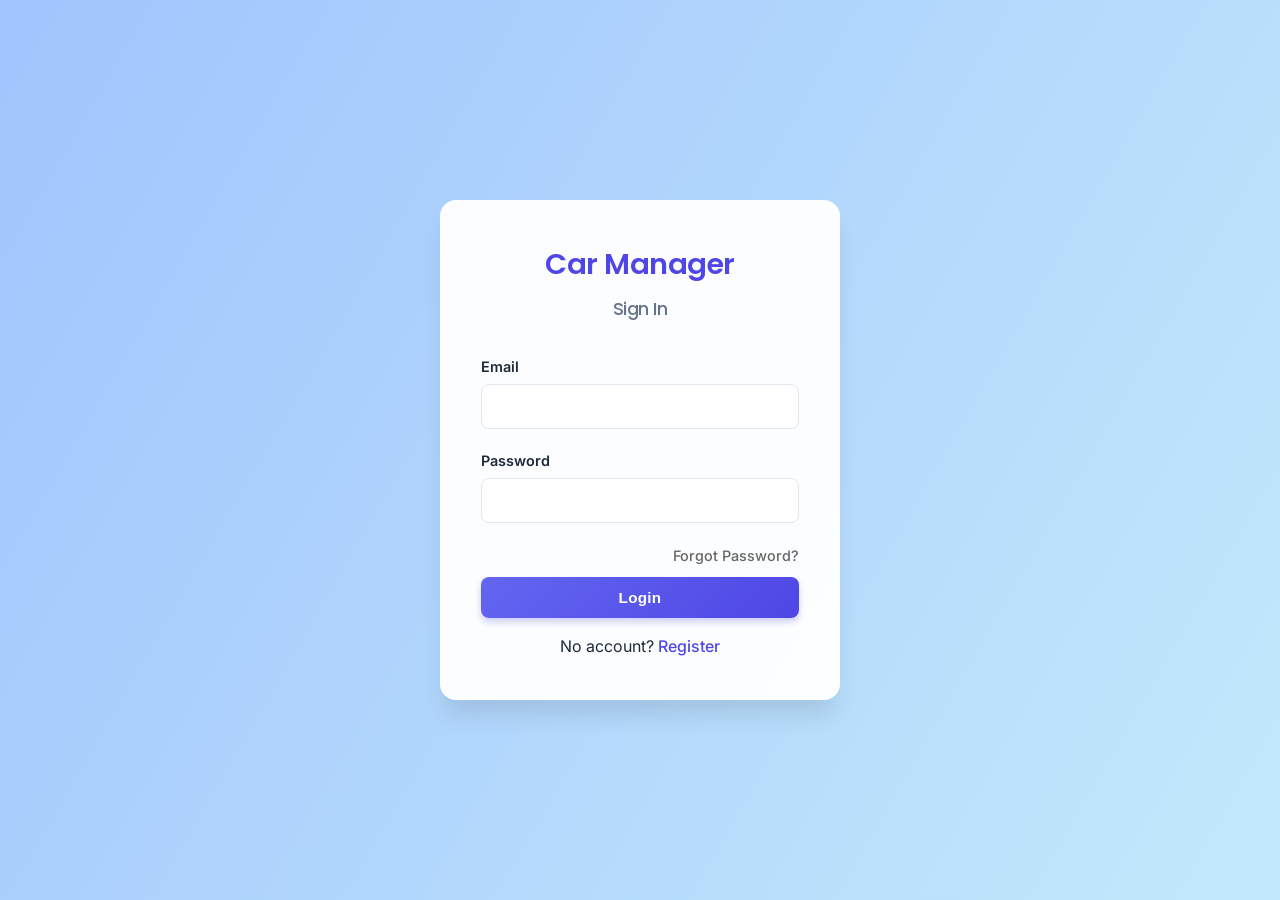
<file: frontend /index.html>
<!DOCTYPE html>
<html lang="en">
<head>
    <meta charset="UTF-8">
    <meta name="viewport" content="width=device-width, initial-scale=1.0">
    <title>Car System - Login</title>
    <link rel="stylesheet" href="./css/style.css">
    <style>
        .text-right { text-align: right; }
        .mb-1 { margin-bottom: 0.5rem; }
        .auth-card { min-height: 400px; }
        .hidden { display: none !important; }
    </style>
</head>
<body class="bg-gray">
    <div class="auth-wrapper">
        <div class="auth-card">
            <h1 class="text-center">Car Manager</h1>
            <div id="alert-box" class="alert hidden"></div>

            <form id="login-form">
                <h2>Sign In</h2>
                <div class="form-group">
                    <label>Email</label>
                    <input type="email" id="login-email" required>
                </div>
                <div class="form-group">
                    <label>Password</label>
                    <input type="password" id="login-password" required>
                </div>
                
                <div class="text-right mb-1">
                    <a href="#" id="show-forgot" style="font-size: 0.9rem; color: #666;">Forgot Password?</a>
                </div>

                <button type="submit" class="btn btn-primary full-width">Login</button>
                <p class="mt-2 text-center">
                    No account? <a href="#" id="show-register">Register</a>
                </p>
            </form>

            <form id="register-form" class="hidden">
                <h2>Create Account</h2>
                <div class="form-group">
                    <label>Full Name</label>
                    <input type="text" id="reg-name" required>
                </div>
                <div class="form-group">
                    <label>Email</label>
                    <input type="email" id="reg-email" required>
                </div>
                <div class="form-group">
                    <label>Password</label>
                    <input type="password" id="reg-password" required>
                </div>
                <button type="submit" class="btn btn-secondary full-width">Sign Up</button>
                <p class="mt-2 text-center">
                    Have an account? <a href="#" id="show-login">Login</a>
                </p>
            </form>

            <form id="forgot-form" class="hidden">
                <h2>Reset Password</h2>
                <p style="font-size: 0.9rem; color: #666; margin-bottom: 15px;">
                    Enter your email address and we'll send you a link to reset your password.
                </p>
                <div class="form-group">
                    <label>Email</label>
                    <input type="email" id="forgot-email" required>
                </div>
                <button type="submit" class="btn btn-primary full-width">Send Reset Link</button>
                <p class="mt-2 text-center">
                    Remembered it? <a href="#" id="back-to-login">Back to Login</a>
                </p>
            </form>
        </div>
    </div>

    <script src="./js/api.js"></script>
    <script src="./js/auth.js"></script>
    
    <script>
        document.addEventListener('DOMContentLoaded', () => {
            const loginForm = document.getElementById('login-form');
            const registerForm = document.getElementById('register-form');
            const forgotForm = document.getElementById('forgot-form');

            // --- UI SWITCHING LOGIC ---

            // Show Register
            document.getElementById('show-register').addEventListener('click', (e) => {
                e.preventDefault();
                loginForm.classList.add('hidden');
                forgotForm.classList.add('hidden');
                registerForm.classList.remove('hidden');
            });

            // Show Login (from Register)
            document.getElementById('show-login').addEventListener('click', (e) => {
                e.preventDefault();
                registerForm.classList.add('hidden');
                forgotForm.classList.add('hidden');
                loginForm.classList.remove('hidden');
            });

            // Show Forgot Password
            document.getElementById('show-forgot').addEventListener('click', (e) => {
                e.preventDefault();
                loginForm.classList.add('hidden');
                registerForm.classList.add('hidden');
                forgotForm.classList.remove('hidden');
            });

            // Back to Login (from Forgot)
            document.getElementById('back-to-login').addEventListener('click', (e) => {
                e.preventDefault();
                forgotForm.classList.add('hidden');
                registerForm.classList.add('hidden');
                loginForm.classList.remove('hidden');
            });

            // --- FORGOT PASSWORD SUBMISSION ---
            forgotForm.addEventListener('submit', async (e) => {
                e.preventDefault();
                
                // 1. Get Email
                const emailInput = document.getElementById('forgot-email');
                const email = emailInput ? emailInput.value : null;

                if (!email) {
                    alert("Please enter your email address.");
                    return;
                }

                // 2. UI Feedback
                const submitButton = forgotForm.querySelector('button');
                const originalText = submitButton.innerText;
                submitButton.innerText = "Sending...";
                submitButton.disabled = true;

                try {
                    // 3. SEND REQUEST (Fixed URL here: /api/user/...)
                    const response = await fetch('http://localhost:8000/api/user/forgot-password', {
                        method: 'POST',
                        headers: { 'Content-Type': 'application/json' },
                        body: JSON.stringify({ email: email })
                    });

                    const data = await response.json();

                    if (response.ok) {
                        // Success
                        alert("Success! " + data.message);
                        
                        // Switch back to Login
                        forgotForm.reset();
                        forgotForm.classList.add('hidden');
                        loginForm.classList.remove('hidden');
                    } else {
                        // Error from server
                        alert("Error: " + (data.error || "Unknown error"));
                    }
                } catch (err) {
                    console.error("Network Error:", err);
                    alert("Could not connect to the server. Make sure 'go run main.go' is running!");
                } finally {
                    // Restore Button
                    submitButton.innerText = originalText;
                    submitButton.disabled = false;
                }
            });
        });
    </script>
</body>
</html>
</file>
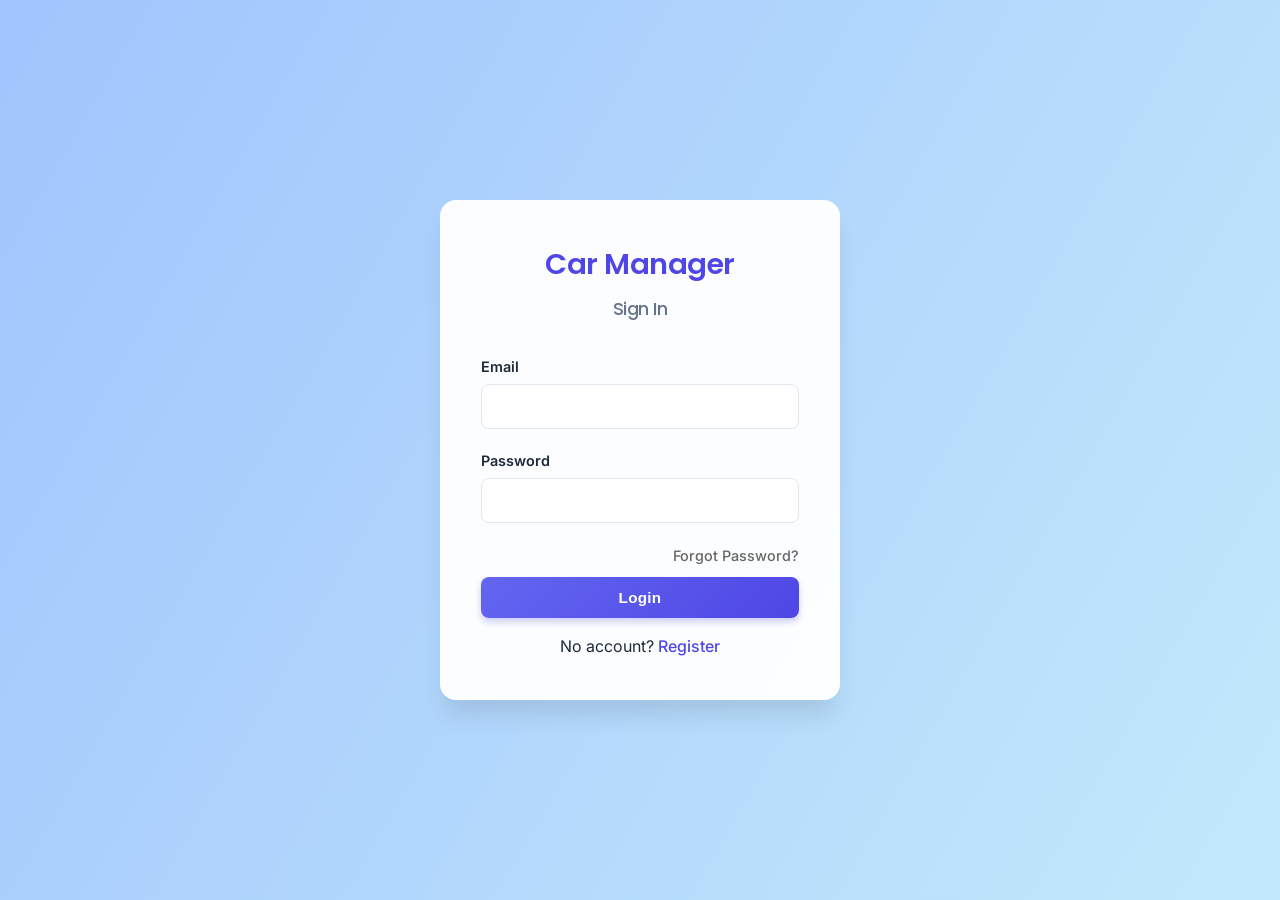
<file: frontend /admin.html>
<!DOCTYPE html>
<html lang="en">
<head>
    <meta charset="UTF-8">
    <title>Admin Dashboard</title>
    <link rel="stylesheet" href="./css/style.css">
</head>
<body>
    <nav class="navbar dark">
        <div class="brand">CarManager <span class="badge danger">Admin</span></div>
        <div class="nav-right">
            <button onclick="window.print()" class="btn btn-sm btn-secondary">Export Report</button>
            <button id="logout-btn" class="btn btn-sm btn-danger" onclick="logout()">Logout</button>
        </div>
    </nav>

    <div class="layout">
        <aside class="sidebar">
            <button class="tab-link active" data-tab="stats">Overview</button>
            <button class="tab-link" data-tab="users">Users</button>
            <button class="tab-link" data-tab="all-cars">Cars</button>
            <button class="tab-link" data-tab="all-rentals">Rentals</button>
            <button class="tab-link" data-tab="all-sales">Sales</button>
            <button class="tab-link" data-tab="all-payments">Payments</button>
        </aside>

        <main class="content">
            <section id="stats" class="tab-content active">
                <h2>System Overview</h2>
                <div class="stats-grid" id="stats-container"></div>
                <div class="chart-container">
                    <h3>Revenue & Activity</h3>
                    <canvas id="adminChart" width="600" height="300"></canvas>
                </div>
            </section>

            <section id="users" class="tab-content hidden">
                <h2>All Users</h2>
                <table class="data-table" id="users-table">
                    <thead><tr><th>ID</th><th>Name</th><th>Email</th><th>Role</th></tr></thead>
                    <tbody></tbody>
                </table>
            </section>

            <section id="all-cars" class="tab-content hidden">
                <h2>All Cars</h2>
                <table class="data-table" id="cars-table">
                    <thead><tr><th>ID</th><th>Owner</th><th>Brand</th><th>Model</th><th>Price</th></tr></thead>
                    <tbody></tbody>
                </table>
            </section>

            <section id="all-rentals" class="tab-content hidden">
                <h2>All Rentals</h2>
                <table class="data-table" id="rentals-table">
                    <thead><tr><th>ID</th><th>Car</th><th>Renter</th><th>Dates</th><th>Price</th></tr></thead>
                    <tbody></tbody>
                </table>
            </section>

            <section id="all-sales" class="tab-content hidden">
                <h2>All Sales</h2>
                <table class="data-table" id="sales-table">
                    <thead><tr><th>ID</th><th>Car</th><th>Seller</th><th>Buyer</th><th>Price</th><th>Date</th></tr></thead>
                    <tbody></tbody>
                </table>
            </section>

             <section id="all-payments" class="tab-content hidden">
                <h2>All Payments</h2>
                <table class="data-table" id="payments-table">
                    <thead><tr><th>ID</th><th>User</th><th>Amount</th><th>Type</th><th>Date</th></tr></thead>
                    <tbody></tbody>
                </table>
            </section>
        </main>
    </div>

    <script src="./js/api.js"></script>
    <script src="./js/admin.js"></script>
</body>
</html>
</file>
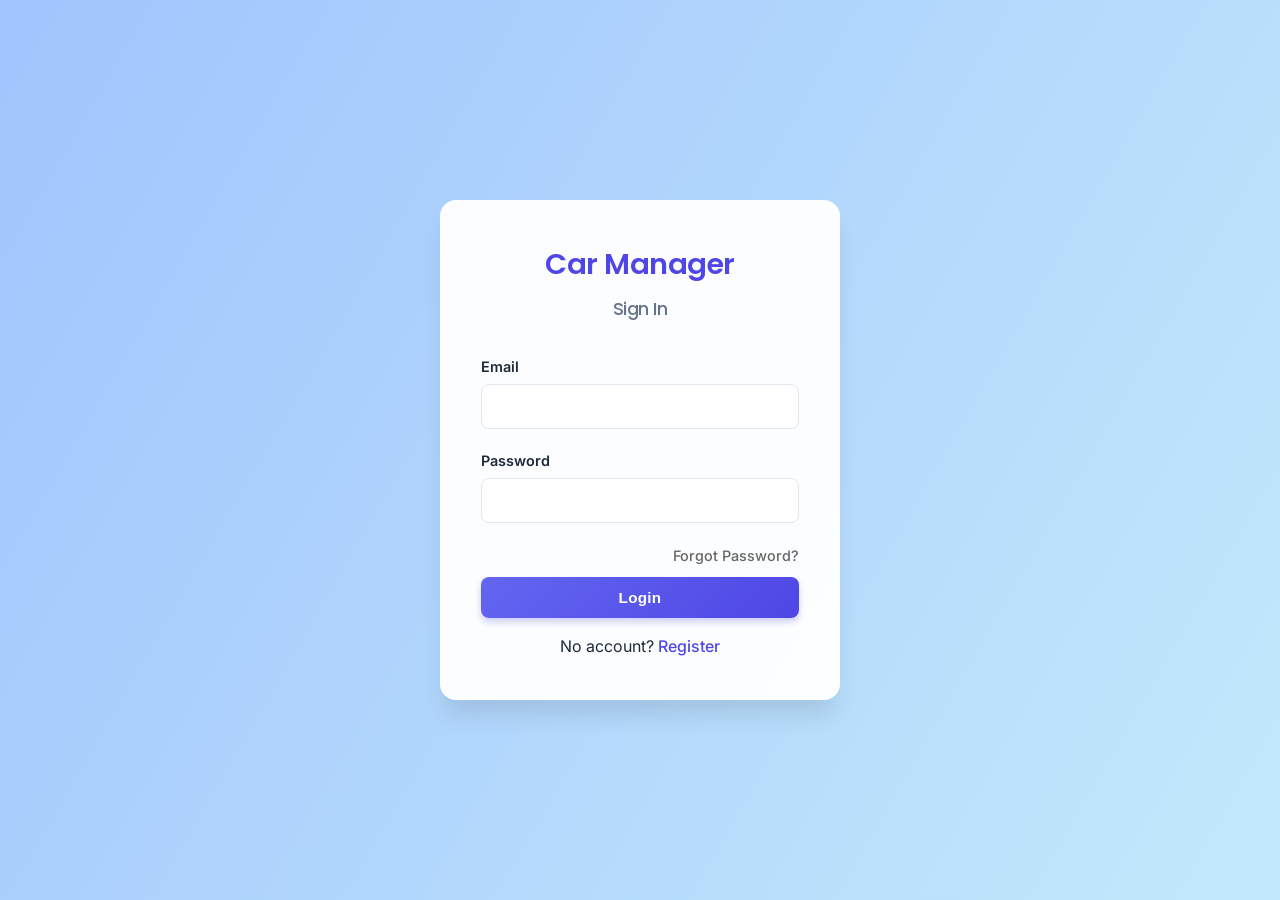
<file: frontend /dashboard.html>
<!DOCTYPE html>
<html lang="en">
<head>
    <meta charset="UTF-8">
    <meta name="viewport" content="width=device-width, initial-scale=1.0">
    <title>CarManager Dashboard</title>
    <link rel="stylesheet" href="./css/style.css">
    <style>
        /* Essential Internal Styles for layout */
        .hidden { display: none !important; }
        .modal { position: fixed; top: 0; left: 0; width: 100%; height: 100%; background: rgba(0,0,0,0.5); display: flex; justify-content: center; align-items: center; z-index: 1000; }
        .modal-content { background: white; padding: 20px; border-radius: 8px; width: 400px; max-width: 90%; }
        .active { font-weight: bold; background-color: #ddd; }
        .tab-content { padding: 20px; }
        .sidebar button { display: block; width: 100%; padding: 10px; text-align: left; border: none; background: none; cursor: pointer; }
        .sidebar button:hover { background: #eee; }
        .sidebar button.active { background: #007bff; color: white; }
        .grid-container { display: grid; grid-template-columns: repeat(auto-fill, minmax(250px, 1fr)); gap: 15px; margin-top: 15px; }
        .card { border: 1px solid #ccc; padding: 15px; border-radius: 5px; background: white; }
        .btn-sm { padding: 5px 10px; border: none; cursor: pointer; border-radius: 3px; margin-right: 5px; }
    </style>
</head>
<body>
    <nav class="navbar" style="padding: 10px; background: #333; color: white; display: flex; justify-content: space-between; align-items: center;">
        <div class="brand" style="font-size: 1.2em; font-weight: bold;">CarManager <span class="badge" style="background:orange; color:black; padding:2px 5px; border-radius:3px; font-size: 0.7em;">User</span></div>
        <div class="nav-right">
            <span style="margin-right: 15px; font-weight: bold; color: #4caf50;">$ <span id="nav-balance">...</span></span>
            <span id="user-display" style="margin-right: 15px;">User</span>
            <button id="logout-btn" style="background: red; color: white; border: none; padding: 5px 10px; cursor: pointer;">Logout</button>
        </div>
    </nav>

    <div class="layout" style="display: flex; height: 100vh;">
        <aside class="sidebar" style="width: 200px; background: #f4f4f4; border-right: 1px solid #ddd;">
            <button class="tab-link active" data-tab="marketplace">Marketplace</button>
            <button class="tab-link" data-tab="cars">My Garage</button>
            <button class="tab-link" data-tab="recommendations">AI Car Finder</button>
            <button class="tab-link" data-tab="create-car">List a Car</button>
            <button class="tab-link" data-tab="rentals">My Rentals</button>
            <button class="tab-link" data-tab="payments">Payments / Wallet</button>
        </aside>

        <main class="content" style="flex: 1; overflow-y: auto; padding: 20px;">
            
            <div id="alert-box" class="hidden" style="padding: 10px; background: #d4edda; color: #155724; border: 1px solid #c3e6cb; margin-bottom: 15px; border-radius: 4px;"></div>

            <section id="marketplace" class="tab-content">
                <div class="header-row" style="display: flex; justify-content: space-between;">
                    <h2>Marketplace</h2>
                    <button onclick="loadMarketplace()">Refresh</button>
                </div>
                <div id="market-grid" class="grid-container"></div>
            </section>

            <section id="recommendations" class="tab-content hidden">
                <h2>AI Car Finder</h2>
                <div class="card" style="max-width: 600px;">
                    <p>Answer these questions to get a recommendation:</p>
                    <div id="questions-container"></div>
                    <button class="btn-primary mt-2" onclick="getRecommendations()" style="margin-top: 10px; padding: 8px; background: #007bff; color: white; border: none;">Get Results</button>
                </div>
                <div id="recommendation-results" class="grid-container mt-2"></div>
            </section>

            <section id="cars" class="tab-content hidden">
                <div class="header-row" style="display: flex; justify-content: space-between;">
                    <h2>My Garage</h2>
                    <button onclick="loadUserCars()">Refresh</button>
                </div>
                <p>Click "Manage Assets" to add Maintenance records, Fuel logs, or Expenses.</p>
                <div id="cars-grid" class="grid-container"></div>
            </section>

            <section id="create-car" class="tab-content hidden">
                <h2>List a New Car</h2>
                <div class="card" style="max-width: 500px;">
                    <form id="create-car-form">
                        <div style="margin-bottom: 10px;"><label>Brand</label><br><input type="text" name="brand" required style="width: 100%;"></div>
                        <div style="margin-bottom: 10px;"><label>Model</label><br><input type="text" name="model" required style="width: 100%;"></div>
                        <div style="margin-bottom: 10px;"><label>Year</label><br><input type="number" name="year" required style="width: 100%;"></div>
                        <div style="margin-bottom: 10px;"><label>Price ($)</label><br><input type="number" step="0.01" name="price" required style="width: 100%;"></div>
                        <div style="margin-bottom: 10px;">
                            <label>Status</label><br>
                            <select name="status" style="width: 100%;">
                                <option value="for_sale">For Sale</option>
                                <option value="for_rent">For Rent</option>
                            </select>
                        </div>
                        <button type="submit" style="background: green; color: white; padding: 10px; border: none; width: 100%; cursor: pointer;">Save Car</button>
                    </form>
                </div>
            </section>

            <section id="rentals" class="tab-content hidden">
                <h2>My Rentals</h2>
                <table border="1" style="width: 100%; border-collapse: collapse;">
                    <thead><tr style="background: #eee;"><th>ID</th><th>Car ID</th><th>Start</th><th>End</th><th>Total</th></tr></thead>
                    <tbody id="rentals-table-body"></tbody>
                </table>
            </section>

            <section id="payments" class="tab-content hidden">
                <h2>My Wallet & Payments</h2>
                
                <div style="background: #e3f2fd; padding: 15px; border-radius: 5px; margin-bottom: 20px; border: 1px solid #90caf9;">
                    <h3>Current Balance: <span id="wallet-balance-display">$ Loading...</span></h3>
                </div>

                <button style="background: green; color: white; padding: 10px 20px; border: none; cursor: pointer; font-size: 16px;" onclick="openPaymentModal()">
                    + Make New Payment / Top Up
                </button>
                
                <h3 style="margin-top: 20px;">Transaction History</h3>
                <table border="1" style="width: 100%; border-collapse: collapse;">
                    <thead><tr style="background: #eee;"><th>ID</th><th>Amount</th><th>Type</th><th>Date</th></tr></thead>
                    <tbody id="payments-table-body"></tbody>
                </table>
            </section>
        </main>
    </div>

    <div id="car-modal" class="modal hidden">
        <div class="modal-content" style="width: 600px; max-height: 90vh; overflow-y: auto;">
            <div style="display:flex; justify-content:space-between;">
                <h2>Manage Car Assets</h2>
                <span style="cursor:pointer; font-size: 1.5em;" onclick="closeModal('car-modal')">&times;</span>
            </div>
            <input type="hidden" id="modal-car-id">
            
            <div style="margin-bottom: 15px; border-bottom: 1px solid #ddd; padding-bottom: 10px;">
                <button class="btn-sm" style="background:#ddd;" onclick="showMiniTab('m-maint')">Maintenance</button>
                <button class="btn-sm" style="background:#ddd;" onclick="showMiniTab('m-fuel')">Fuel</button>
                <button class="btn-sm" style="background:#ddd;" onclick="showMiniTab('m-exp')">Expenses</button>
                <button class="btn-sm" style="background:#ddd;" onclick="showMiniTab('m-doc')">Docs</button>
            </div>

            <div id="m-maint" class="mini-content">
                <form id="form-maintenance">
                    <input type="text" name="service_type" placeholder="Service Type" required style="width: 48%;">
                    <input type="date" name="service_date" required style="width: 48%;">
                    <input type="number" name="cost" placeholder="Cost ($)" step="0.01" style="width: 48%; margin-top: 5px;">
                    <button type="submit" class="btn-sm" style="width: 100%; margin-top: 10px; background: #007bff; color: white;">Add Maintenance</button>
                </form>
                <ul id="list-maintenance" style="margin-top: 10px; padding-left: 20px;"></ul>
            </div>

            <div id="m-fuel" class="mini-content hidden">
                <form id="form-fuel">
                    <input type="date" name="fill_date" required style="width: 48%;">
                    <input type="number" name="liters" placeholder="Liters" step="0.01" required style="width: 48%;">
                    <input type="number" name="price" placeholder="Total Price ($)" step="0.01" required style="width: 100%; margin-top: 5px;">
                    <button type="submit" class="btn-sm" style="width: 100%; margin-top: 10px; background: #007bff; color: white;">Log Fuel</button>
                </form>
                <ul id="list-fuel" style="margin-top: 10px; padding-left: 20px;"></ul>
            </div>
            
            <div id="m-exp" class="mini-content hidden">
                <form id="form-expense">
                    <input type="text" name="expense_type" placeholder="Type (e.g. Insurance)" required style="width: 100%;">
                    <input type="number" name="amount" placeholder="Amount ($)" step="0.01" required style="width: 100%; margin-top: 5px;">
                    <input type="date" name="expense_date" required style="width: 100%; margin-top: 5px;">
                    <button type="submit" class="btn-sm" style="width: 100%; margin-top: 10px; background: #007bff; color: white;">Add Expense</button>
                </form>
                <ul id="list-expense" style="margin-top: 10px; padding-left: 20px;"></ul>
            </div>

            <div id="m-doc" class="mini-content hidden">
                <form id="form-doc">
                    <input type="text" name="document_type" placeholder="Doc Type" required style="width: 100%;">
                    <input type="text" name="file_url" placeholder="File URL" required style="width: 100%; margin-top: 5px;">
                    <label>Expiry:</label> <input type="date" name="expiry_date" required>
                    <button type="submit" class="btn-sm" style="width: 100%; margin-top: 10px; background: #007bff; color: white;">Upload Doc Info</button>
                </form>
                <ul id="list-doc" style="margin-top: 10px; padding-left: 20px;"></ul>
            </div>
        </div>
    </div>

    <div id="rent-modal" class="modal hidden">
        <div class="modal-content">
            <h2>Rent Car</h2>
            <form id="rent-form">
                <input type="hidden" id="rent-car-id">
                <label>Start Date</label><input type="date" name="start_date" required style="width:100%">
                <label>End Date</label><input type="date" name="end_date" required style="width:100%">
                <button type="submit" style="width: 100%; margin-top: 10px; background: blue; color: white; padding: 10px; border: none;">Confirm Rental</button>
                <button type="button" onclick="closeModal('rent-modal')" style="width: 100%; margin-top: 5px; padding: 10px;">Cancel</button>
            </form>
        </div>
    </div>

    <div id="payment-modal" class="modal hidden">
        <div class="modal-content">
            <h2>Make Payment</h2>
            <form id="payment-form">
                <input type="number" name="amount" placeholder="Amount ($)" step="0.01" required style="width:100%; margin-bottom: 10px;">
                
                <select name="payment_type" style="width:100%; margin-bottom: 10px;">
                    <option value="service">Service</option>
                    <option value="fine">Fine</option>
                    <option value="tax">Tax</option>
                    <option value="insurance">Insurance</option>
                </select>
                
                <input type="number" id="payment-ref-id" placeholder="Reference ID (Optional)" style="width:100%; margin-bottom: 10px;">
                
                <button type="submit" style="width: 100%; background: green; color: white; padding: 10px; border: none;">Pay Now</button>
                <button type="button" onclick="closeModal('payment-modal')" style="width: 100%; margin-top: 5px; padding: 10px;">Cancel</button>
            </form>
        </div>
    </div>

    <div id="review-modal" class="modal hidden">
        <div class="modal-content">
            <h2>Write Review</h2>
            <input type="hidden" id="review-car-id">
            <textarea placeholder="Write your review here..." style="width:100%; height:80px;"></textarea>
            <button type="button" onclick="closeModal('review-modal')" style="width: 100%; margin-top:10px; padding: 10px;">Close (Coming Soon)</button>
        </div>
    </div>

    <script src="./js/api.js"></script>
    <script src="./js/dashboard.js"></script>
</body>
</html>
</file>
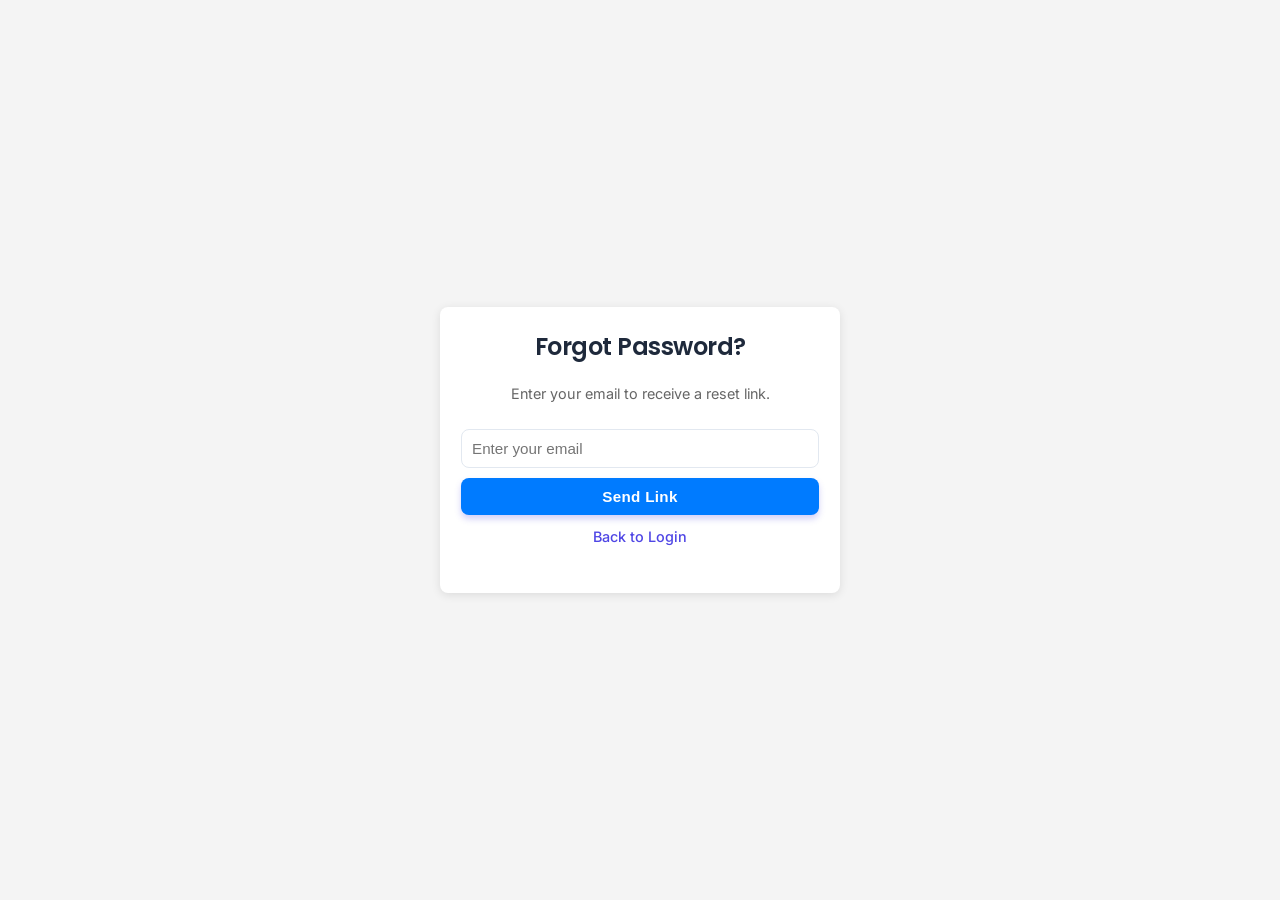
<file: frontend /forgot-password.html>
<!DOCTYPE html>
<html lang="en">
<head>
    <meta charset="UTF-8">
    <title>Forgot Password</title>
    <link rel="stylesheet" href="./css/style.css">
</head>
<body style="display:flex; justify-content:center; align-items:center; height:100vh; background:#f4f4f4;">

    <div class="card" style="width: 400px; padding: 20px; background: white; border-radius: 8px; box-shadow: 0 2px 10px rgba(0,0,0,0.1);">
        <h2 style="text-align: center;">Forgot Password?</h2>
        <p style="text-align: center; color: #666;">Enter your email to receive a reset link.</p>
        
        <form id="forgot-form">
            <input type="email" id="email" placeholder="Enter your email" required style="width: 100%; padding: 10px; margin-bottom: 10px;">
            <button type="submit" class="btn btn-primary" style="width: 100%; padding: 10px; background: #007bff; color: white; border: none; cursor: pointer;">Send Link</button>
        </form>
        
        <p style="text-align: center; margin-top: 10px;">
            <a href="index.html">Back to Login</a>
        </p>
    </div>

    <script>
        document.getElementById('forgot-form').addEventListener('submit', async (e) => {
            e.preventDefault();
            const email = document.getElementById('email').value;
            
            try {
                const res = await fetch('http://localhost:8000/auth/forgot-password', {
                    method: 'POST',
                    headers: { 'Content-Type': 'application/json' },
                    body: JSON.stringify({ email })
                });
                
                const data = await res.json();
                
                if(res.ok) {
                    alert("Success! " + data.message);
                } else {
                    alert("Error: " + data.error);
                }
            } catch (err) {
                console.error(err);
                alert("Could not connect to server.");
            }
        });
    </script>
</body>
</html>
</file>
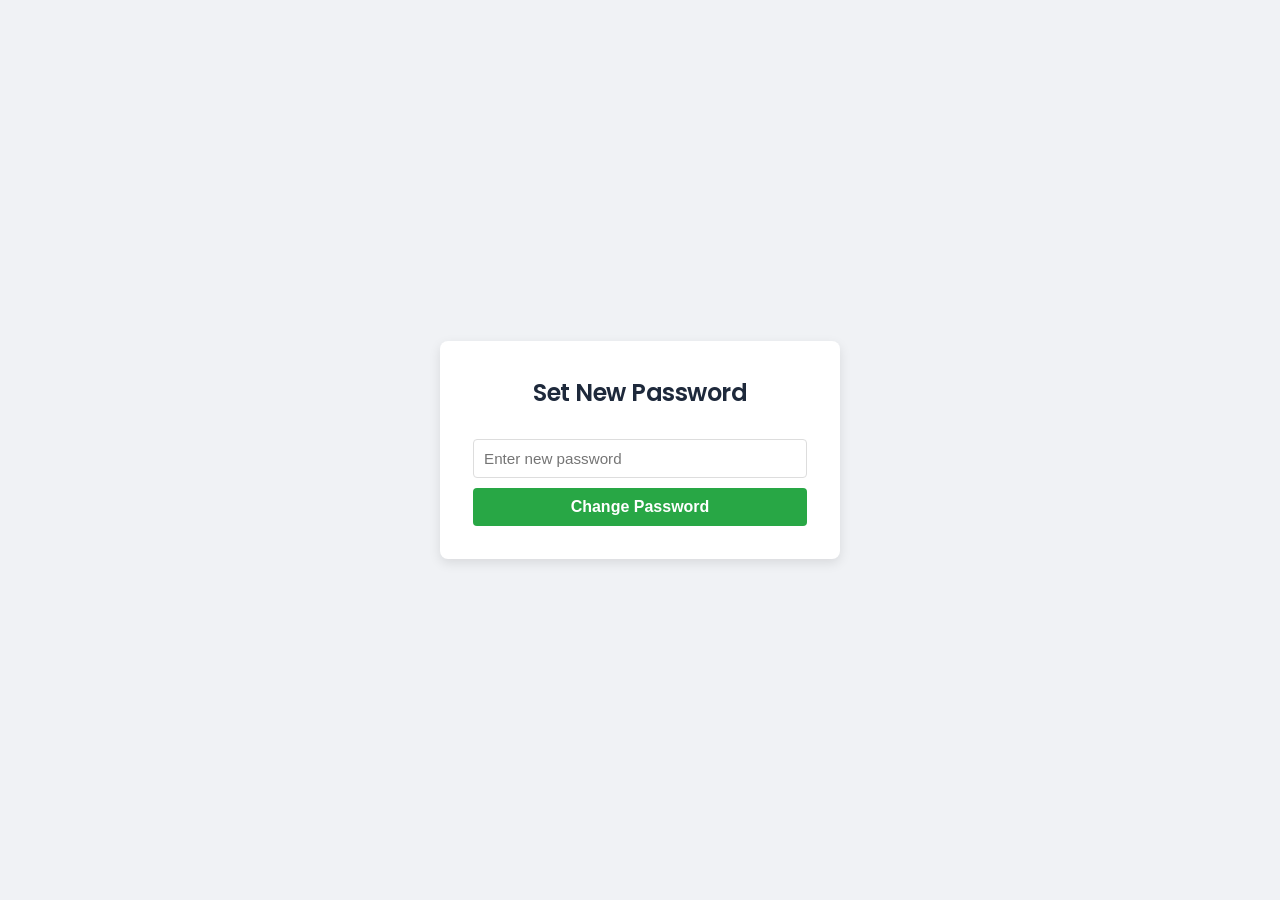
<file: frontend /reset-password.html>
<!DOCTYPE html>
<html lang="en">
<head>
    <meta charset="UTF-8">
    <meta name="viewport" content="width=device-width, initial-scale=1.0">
    <title>Set New Password</title>
    <link rel="stylesheet" href="./css/style.css">
    <style>
        body { display: flex; justify-content: center; align-items: center; height: 100vh; background: #f0f2f5; font-family: sans-serif; }
        .card { background: white; padding: 2rem; border-radius: 8px; box-shadow: 0 4px 12px rgba(0,0,0,0.1); width: 100%; max-width: 400px; text-align: center; }
        input { width: 100%; padding: 10px; margin: 10px 0; border: 1px solid #ddd; border-radius: 4px; box-sizing: border-box; }
        button { width: 100%; padding: 10px; background-color: #28a745; color: white; border: none; border-radius: 4px; cursor: pointer; font-size: 16px; font-weight: bold; }
        button:hover { background-color: #218838; }
        button:disabled { background-color: #ccc; }
    </style>
</head>
<body>

    <div class="card">
        <h2>Set New Password</h2>
        <form id="reset-form">
            <input type="password" id="new-password" placeholder="Enter new password" required minlength="6">
            <button type="submit">Change Password</button>
        </form>
    </div>

    <script>
        document.getElementById('reset-form').addEventListener('submit', async (e) => {
            e.preventDefault();
            
            // 1. Get Token from URL (?token=...)
            const urlParams = new URLSearchParams(window.location.search);
            const token = urlParams.get('token');
            const newPassword = document.getElementById('new-password').value;
            const btn = e.target.querySelector('button');

            if(!token) {
                alert("Error: Invalid Link. No token found.");
                return;
            }

            // UI Feedback
            const originalText = btn.innerText;
            btn.innerText = "Updating...";
            btn.disabled = true;

            try {
                // *** FIX: Changed URL from /auth/ to /api/user/ ***
                const response = await fetch('http://localhost:8000/api/user/reset-password', {
                    method: 'POST',
                    headers: { 'Content-Type': 'application/json' },
                    body: JSON.stringify({ 
                        token: token, 
                        new_password: newPassword 
                    })
                });
                
                const data = await response.json();
                
                if(response.ok) {
                    alert("Success! Password changed. Redirecting to login...");
                    window.location.href = "index.html"; 
                } else {
                    alert("Error: " + (data.error || "Unknown error"));
                }
            } catch (err) {
                console.error(err);
                alert("Connection Error. Is the Go server running?");
            } finally {
                btn.innerText = originalText;
                btn.disabled = false;
            }
        });
    </script>
</body>
</html>
</file>
<file: frontend /css/style.css>
/* =========================================
   1. IMPORTS & COLOR PALETTE
   ========================================= */
   @import url('https://fonts.googleapis.com/css2?family=Poppins:wght@400;500;600;700&family=Inter:wght@400;500;600&display=swap');

   :root {
       /* Vibrant Theme Colors */
       --primary: #4f46e5;       /* Indigo 600 */
       --primary-gradient: linear-gradient(135deg, #6366f1 0%, #4f46e5 100%);
       --primary-light: #e0e7ff; 
       
       --secondary: #64748b;     /* Slate 500 */
       --bg-body: #f1f5f9;       /* Light Gray */
       --bg-card: #ffffff;
       
       --success: #10b981;
       --success-gradient: linear-gradient(135deg, #34d399 0%, #059669 100%);
       
       --danger: #ef4444;
       --danger-gradient: linear-gradient(135deg, #f87171 0%, #dc2626 100%);
       
       /* Text Colors */
       --text-main: #1e293b;     /* Dark Slate */
       --text-muted: #94a3b8;
       
       /* Design Elements */
       --border: #e2e8f0;
       --radius: 12px;           /* Softer corners */
       --shadow-card: 0 4px 6px -1px rgba(0, 0, 0, 0.1), 0 2px 4px -2px rgba(0, 0, 0, 0.06);
       --shadow-hover: 0 10px 15px -3px rgba(0, 0, 0, 0.1), 0 4px 6px -2px rgba(0, 0, 0, 0.05);
       
       --transition: all 0.3s cubic-bezier(0.4, 0, 0.2, 1);
   }
   
   /* =========================================
      2. GLOBAL STYLES
      ========================================= */
   * { box-sizing: border-box; margin: 0; padding: 0; outline: none; }
   
   body { 
       background-color: var(--bg-body); 
       color: var(--text-main); 
       font-family: 'Inter', sans-serif; 
       height: 100vh; 
       display: flex; 
       flex-direction: column; 
       line-height: 1.6;
   }
   
   h1, h2, h3, h4 { 
       font-family: 'Poppins', sans-serif; 
       color: var(--text-main); 
       font-weight: 600; 
       letter-spacing: -0.5px;
       margin-bottom: 1rem; 
   }
   
   a { text-decoration: none; color: var(--primary); font-weight: 500; transition: var(--transition); }
   a:hover { color: #4338ca; text-decoration: underline; }
   
   /* =========================================
      3. AUTHENTICATION (Login Page)
      ========================================= */
   .auth-wrapper { 
       display: flex; 
       justify-content: center; 
       align-items: center; 
       height: 100vh; 
       /* Beautiful colorful background */
       background: linear-gradient(120deg, #a1c4fd 0%, #c2e9fb 100%);
   }
   
   .auth-card { 
       background: rgba(255, 255, 255, 0.95); 
       padding: 2.5rem; 
       border-radius: 16px; 
       width: 400px; 
       box-shadow: 0 20px 25px -5px rgba(0, 0, 0, 0.1); 
       border: 1px solid rgba(255, 255, 255, 0.5);
       animation: slideUp 0.5s ease-out;
   }
   
   .auth-card h1 { color: var(--primary); text-align: center; margin-bottom: 0.5rem; font-size: 1.8rem; }
   .auth-card h2 { text-align: center; font-size: 1.1rem; color: var(--secondary); margin-bottom: 2rem; font-weight: 500; }
   
   /* =========================================
      4. LAYOUT & NAVIGATION
      ========================================= */
   .navbar { 
       background: var(--bg-card); 
       height: 70px; 
       padding: 0 2rem; 
       border-bottom: 1px solid var(--border); 
       display: flex; 
       justify-content: space-between; 
       align-items: center; 
       box-shadow: 0 1px 3px rgba(0,0,0,0.05);
   }
   
   .navbar.dark { background: #1e293b; color: white; border-bottom: none; }
   .navbar.dark .brand { color: white; }
   
   .brand { font-size: 1.4rem; font-family: 'Poppins', sans-serif; font-weight: 700; color: var(--primary); display: flex; align-items: center; gap: 10px; }
   
   .badge { 
       background: var(--primary-light); 
       color: var(--primary); 
       font-size: 0.75rem; 
       padding: 4px 10px; 
       border-radius: 20px; 
       text-transform: uppercase; 
       font-weight: 700;
       letter-spacing: 0.5px;
   }
   .badge.danger { background: #fee2e2; color: #ef4444; }
   
   .layout { display: flex; flex: 1; height: calc(100vh - 70px); overflow: hidden; }
   
   /* Sidebar */
   .sidebar { 
       width: 260px; 
       background: var(--bg-card); 
       border-right: 1px solid var(--border); 
       padding: 2rem 1rem; 
       display: flex; flex-direction: column; gap: 0.5rem;
   }
   
   .tab-link { 
       width: 100%; 
       text-align: left; 
       padding: 0.85rem 1rem; 
       background: transparent; 
       border: none; 
       cursor: pointer; 
       color: var(--secondary); 
       font-weight: 500; 
       border-radius: 8px; 
       transition: var(--transition);
       font-family: 'Poppins', sans-serif;
       display: flex; align-items: center;
   }
   
   .tab-link:hover { background: var(--bg-body); color: var(--primary); transform: translateX(5px); }
   .tab-link.active { 
       background: var(--primary-gradient); 
       color: white; 
       box-shadow: 0 4px 10px rgba(79, 70, 229, 0.3);
   }
   
   .content { flex: 1; padding: 2.5rem; overflow-y: auto; background: var(--bg-body); }
   
   /* =========================================
      5. ATTRACTIVE BUTTONS
      ========================================= */
   .btn { 
       padding: 0.75rem 1.5rem; 
       border: none; 
       border-radius: 8px; 
       cursor: pointer; 
       font-weight: 600; 
       font-size: 0.95rem; 
       transition: var(--transition); 
       display: inline-flex; justify-content: center; align-items: center; gap: 8px;
       letter-spacing: 0.3px;
   }
   
   .btn:active { transform: scale(0.98); }
   .btn-sm { padding: 0.5rem 1rem; font-size: 0.85rem; }
   .full-width { width: 100%; }
   
   /* Gradient Buttons for "Call to Action" */
   .btn-primary { 
       background: var(--primary-gradient); 
       color: white; 
       box-shadow: 0 4px 6px rgba(79, 70, 229, 0.25);
   }
   .btn-primary:hover { 
       transform: translateY(-2px); 
       box-shadow: 0 8px 12px rgba(79, 70, 229, 0.3);
   }
   
   .btn-secondary { 
       background: white; 
       color: var(--text-main); 
       border: 1px solid var(--border); 
   }
   .btn-secondary:hover { 
       background: #f8fafc; 
       border-color: var(--primary); 
       color: var(--primary); 
   }
   
   .btn-danger { background: var(--danger-gradient); color: white; }
   .btn-danger:hover { box-shadow: 0 4px 10px rgba(239, 68, 68, 0.3); transform: translateY(-1px); }
   
   .btn-success { background: var(--success-gradient); color: white; }
   .btn-success:hover { box-shadow: 0 4px 10px rgba(16, 185, 129, 0.3); transform: translateY(-1px); }
   
   /* =========================================
      6. FORMS & INPUTS
      ========================================= */
   .form-group { margin-bottom: 1.25rem; }
   .form-group label { display: block; margin-bottom: 0.4rem; font-weight: 600; font-size: 0.9rem; color: var(--text-main); }
   
   input, select, textarea { 
       width: 100%; 
       padding: 0.8rem 1rem; 
       border: 1px solid var(--border); 
       border-radius: 8px; 
       font-size: 0.95rem; 
       transition: var(--transition);
       background: #fff;
       color: var(--text-main);
   }
   
   input:focus, select:focus, textarea:focus { 
       border-color: var(--primary); 
       box-shadow: 0 0 0 3px rgba(99, 102, 241, 0.2); /* Glow effect */
   }
   
   /* =========================================
      7. CARDS, TABLES & STATS
      ========================================= */
   .grid-container { 
       display: grid; 
       grid-template-columns: repeat(auto-fill, minmax(280px, 1fr)); 
       gap: 1.5rem; 
   }
   
   .card { 
       background: var(--bg-card); 
       padding: 1.5rem; 
       border-radius: var(--radius); 
       box-shadow: var(--shadow-card); 
       border: 1px solid transparent;
       transition: var(--transition);
       display: flex; flex-direction: column; justify-content: space-between;
   }
   
   .card:hover { 
       transform: translateY(-5px); 
       box-shadow: var(--shadow-hover); 
       border-color: var(--primary-light);
   }
   
   .card h3 { font-size: 1.15rem; color: var(--text-main); margin-bottom: 0.5rem; }
   .card p { color: var(--secondary); font-size: 0.9rem; margin-bottom: 1.5rem; }
   
   /* Tables */
   .data-table { 
       width: 100%; 
       border-collapse: separate; 
       border-spacing: 0; 
       background: var(--bg-card); 
       border-radius: var(--radius); 
       overflow: hidden; 
       box-shadow: var(--shadow-card); 
       margin-top: 1rem;
   }
   .data-table th { background: #f8fafc; padding: 1rem; text-align: left; font-weight: 600; color: var(--secondary); font-size: 0.85rem; text-transform: uppercase; border-bottom: 1px solid var(--border); }
   .data-table td { padding: 1rem; border-bottom: 1px solid var(--border); color: var(--text-main); }
   .data-table tr:hover td { background-color: #f1f5f9; }
   
   /* Stats */
   .stats-grid { display: grid; grid-template-columns: repeat(auto-fit, minmax(220px, 1fr)); gap: 1.5rem; margin-bottom: 2rem; }
   .stat-card { 
       background: var(--bg-card); 
       padding: 1.5rem; 
       border-radius: var(--radius); 
       box-shadow: var(--shadow-card); 
       text-align: left;
       border-left: 4px solid var(--primary); /* Accent border */
   }
   .stat-card h3 { font-size: 0.9rem; color: var(--secondary); margin-bottom: 0.5rem; text-transform: uppercase; letter-spacing: 0.5px; }
   .stat-val { font-size: 2.5rem; font-weight: 700; color: var(--text-main); }
   
   /* =========================================
      8. MODALS & UTILITIES
      ========================================= */
   .modal { 
       background: rgba(15, 23, 42, 0.6); /* Dark backdrop */
       backdrop-filter: blur(4px); /* Blur effect */
       transition: opacity 0.3s;
   }
   
   .modal-content { 
       background: var(--bg-card); 
       padding: 2rem; 
       border-radius: 16px; 
       box-shadow: 0 25px 50px -12px rgba(0, 0, 0, 0.25); 
       animation: modalPop 0.3s ease-out;
       max-width: 600px;
   }
   
   .close-modal { top: 15px; right: 20px; color: var(--text-muted); font-size: 1.5rem; transition: var(--transition); }
   .close-modal:hover { color: var(--danger); transform: rotate(90deg); }
   
   /* Asset Tabs */
   .tabs-mini { border-bottom: 1px solid var(--border); gap: 1rem; margin-bottom: 1.5rem; display: flex; }
   .mini-tab { padding: 0.5rem 1rem; border: none; background: none; cursor: pointer; color: var(--secondary); border-bottom: 2px solid transparent; transition: var(--transition); font-weight: 500; }
   .mini-tab:hover { color: var(--primary); }
   .mini-tab.active { color: var(--primary); border-bottom-color: var(--primary); }
   
   /* Helpers */
   .alert { padding: 1rem 1.5rem; border-radius: 8px; margin-bottom: 1.5rem; font-weight: 500; display: flex; align-items: center; animation: slideDown 0.3s ease-out; }
   .alert.error { background-color: #fef2f2; color: #b91c1c; border-left: 4px solid #ef4444; }
   .alert.success { background-color: #f0fdf4; color: #15803d; border-left: 4px solid #22c55e; }
   .hidden { display: none !important; }
   
   /* Animations */
   @keyframes slideUp { from { transform: translateY(20px); opacity: 0; } to { transform: translateY(0); opacity: 1; } }
   @keyframes slideDown { from { transform: translateY(-20px); opacity: 0; } to { transform: translateY(0); opacity: 1; } }
   @keyframes modalPop { from { transform: scale(0.95); opacity: 0; } to { transform: scale(1); opacity: 1; } }
   
   .text-center { text-align: center; }
   .text-right { text-align: right; }
   .mt-2 { margin-top: 1rem; }
   .header-row { display: flex; justify-content: space-between; align-items: center; margin-bottom: 1.5rem; }
   
   /* Scrollbar */
   ::-webkit-scrollbar { width: 8px; }
   ::-webkit-scrollbar-track { background: transparent; }
   ::-webkit-scrollbar-thumb { background: #cbd5e1; border-radius: 4px; }
   ::-webkit-scrollbar-thumb:hover { background: #94a3b8; }
</file>
